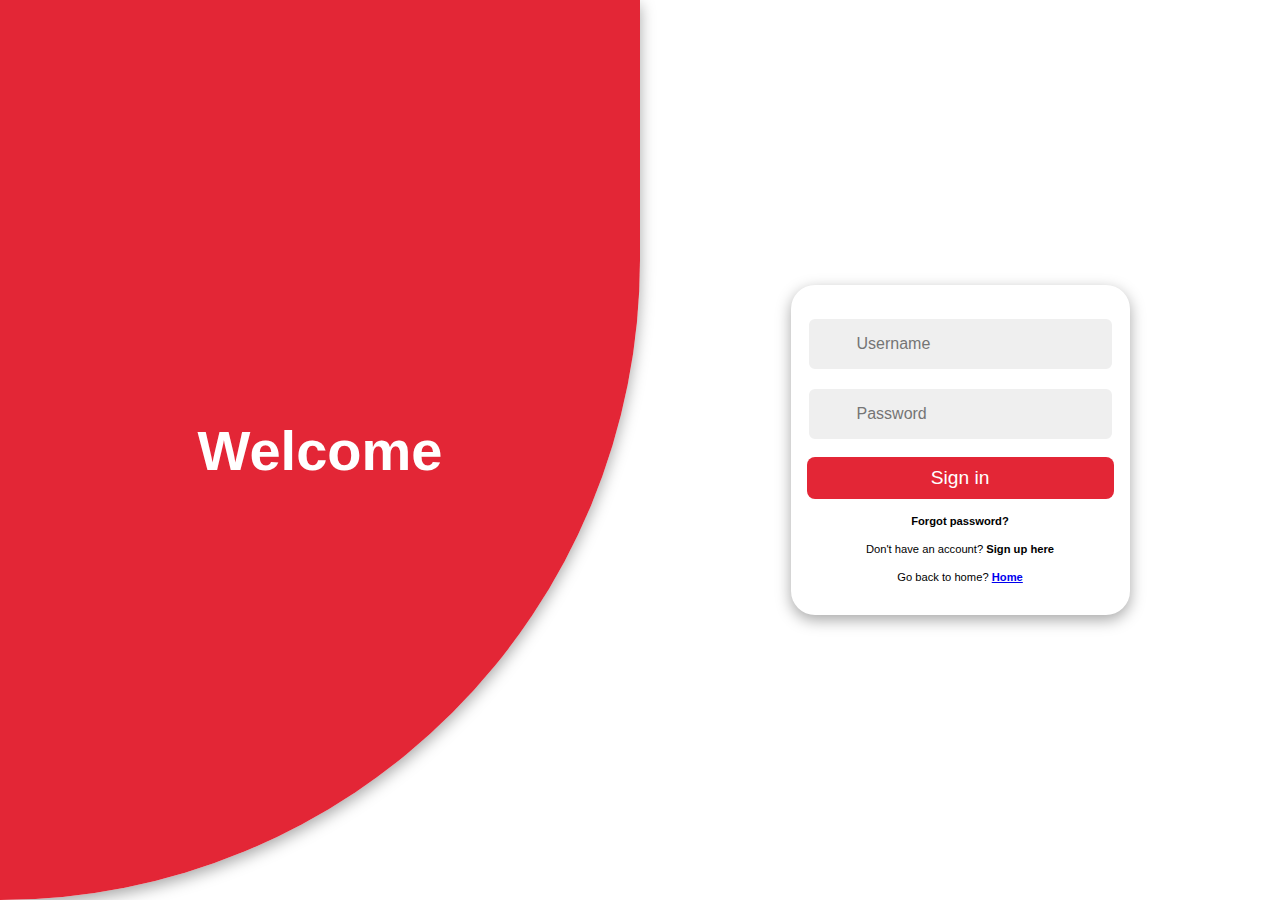
<file: login.html>
<html>
	<head>
		<title>Melodi</title>
	</head>
	<body>
		<div id="container" class="container">
		<!-- FORM SECTION -->
		<div class="row">
			<!-- SIGN UP -->
			<div class="col align-items-center flex-col sign-up">
				<div class="form-wrapper align-items-center">
					<form id="signUp" action="signUp.php" method="post" enctype="multipart/form-data">
			
					<div class="form sign-up">
						<div class="input-group">
							<i class='bx bxs-user'></i>
							<input type="text" id="uname" name="uname" class="uname" placeholder="Username">
						</div>
						<div class="input-group">
							<i class='bx bx-mail-send'></i>
							<input type="email" id="email" name="email" class="email" placeholder="Email">
						</div>
						<div class="input-group">
							<i class='bx bxs-lock-alt'></i>
							<input type="password" id="password" name="password" class="password" placeholder="Password">
						</div>
						<div class="input-group">
							<i class='bx bxs-lock-alt'></i>
							<input type="password" id="cpassword" name="cpassword" class="cpassword" placeholder="Confirm password">
						</div>
						<button>
							Sign up
						</button>
						<p>
							<span>
								Already have an account?
							</span>
							<b onclick="toggle()" class="pointer">
								Sign in here
							</b>
						</p>
					</div>
					</form>
				</div>
								
			</div>
			
			<!-- END SIGN UP -->
			<!-- SIGN IN -->
			<div class="col align-items-center flex-col sign-in">
				<div class="form-wrapper align-items-center">
					<form id="signUp" action="login.php" method="post" enctype="multipart/form-data">
			
					<div class="form sign-in">
						<div class="input-group">
							<i class='bx bxs-user'></i>
							<input type="text" name="uname" placeholder="Username">
						</div>
						<div class="input-group">
							<i class='bx bxs-lock-alt'></i>
							<input type="password" name="password" placeholder="Password">
						</div>
						<button>
							Sign in
						</button>
						<p>
							<b>
								Forgot password?
							</b>
						</p>
						<p>
							<span>
								Don't have an account?
							</span>
							<b onclick="toggle()" class="pointer">
								Sign up here
							</b>
						</p>
						<p>
							<span>
								Go back to home?
							</span>
							<b> <a href="index.html" class="pointer" />
								Home
							</b>
						</p>
					</div>
					</form>
				</div>
				<div class="form-wrapper">
		
				</div>
			</div>
			<!-- END SIGN IN -->
		</div>
		<!-- END FORM SECTION -->
		<!-- CONTENT SECTION -->
		<div class="row content-row">
			<!-- SIGN IN CONTENT -->
			<div class="col align-items-center flex-col">
				<div class="text sign-in">
					<h2>
						Welcome
					</h2>
	
				</div>
				<div class="img sign-in">
		
				</div>
			</div>
			<!-- END SIGN IN CONTENT -->
			<!-- SIGN UP CONTENT -->
			<div class="col align-items-center flex-col">
				<div class="img sign-up">
				
				</div>
				<div class="text sign-up">
					<h2>
						Join with us
					</h2>
	
				</div>
			</div>
			<!-- END SIGN UP CONTENT -->
		</div>
		<!-- END CONTENT SECTION -->
		</div>
	</body>
	<style>
		:root {
    --primary-color: #e32636;
    --secondary-color: #e32636;
    --black: #000000;
    --white: #ffffff;
    --gray: #efefef;
    --gray-2: #757575;

    --facebook-color: #4267B2;
    --google-color: #DB4437;
    --twitter-color: #1DA1F2;
    --insta-color: #E1306C;
}

@import url('https://fonts.googleapis.com/css2?family=Poppins:wght@200;300;400;500;600&display=swap');

* {
    font-family: 'Poppins', sans-serif;
    margin: 0;
    padding: 0;
    box-sizing: border-box;
}

html,
body {
    height: 100vh;
    overflow: hidden;
}

.container {
    position: relative;
    min-height: 100vh;
    overflow: hidden;
}

.row {
    display: flex;
    flex-wrap: wrap;
    height: 100vh;
}

.col {
    width: 50%;
}

.align-items-center {
    display: flex;
    align-items: center;
    justify-content: center;
    text-align: center;
}

.form-wrapper {
    width: 100%;
    max-width: 28rem;
}

.form {
    padding: 1rem;
    background-color: var(--white);
    border-radius: 1.5rem;
    width: 100%;
    box-shadow: rgba(0, 0, 0, 0.35) 0px 5px 15px;
    transform: scale(0);
    transition: .5s ease-in-out;
    transition-delay: 1s;
}

.input-group {
    position: relative;
    width: 100%;
    margin: 1rem 0;
}

.input-group i {
    position: absolute;
    top: 50%;
    left: 1rem;
    transform: translateY(-50%);
    font-size: 1.4rem;
    color: var(--gray-2);
}

.input-group input {
    width: 100%;
    padding: 1rem 3rem;
    font-size: 1rem;
    background-color: var(--gray);
    border-radius: .5rem;
    border: 0.125rem solid var(--white);
    outline: none;
}

.input-group input:focus {
    border: 0.125rem solid var(--primary-color);
}

.form button {
    cursor: pointer;
    width: 100%;
    padding: .6rem 0;
    border-radius: .5rem;
    border: none;
    background-color: var(--primary-color);
    color: var(--white);
    font-size: 1.2rem;
    outline: none;
}

.form p {
    margin: 1rem 0;
    font-size: .7rem;
}

.flex-col {
    flex-direction: column;
}

.social-list {
    margin: 2rem 0;
    padding: 1rem;
    border-radius: 1.5rem;
    width: 100%;
    box-shadow: rgba(0, 0, 0, 0.35) 0px 5px 15px;
    transform: scale(0);
    transition: .5s ease-in-out;
    transition-delay: 1.2s;
}

.social-list>div {
    color: var(--white);
    margin: 0 .5rem;
    padding: .7rem;
    cursor: pointer;
    border-radius: .5rem;
    cursor: pointer;
    transform: scale(0);
    transition: .5s ease-in-out;
}

.social-list>div:nth-child(1) {
    transition-delay: 1.4s;
}

.social-list>div:nth-child(2) {
    transition-delay: 1.6s;
}

.social-list>div:nth-child(3) {
    transition-delay: 1.8s;
}

.social-list>div:nth-child(4) {
    transition-delay: 2s;
}

.social-list>div>i {
    font-size: 1.5rem;
    transition: .4s ease-in-out;
}

.social-list>div:hover i {
    transform: scale(1.5);
}

.facebook-bg {
    background-color: var(--facebook-color);
}

.google-bg {
    background-color: var(--google-color);
}

.twitter-bg {
    background-color: var(--twitter-color);
}

.insta-bg {
    background-color: var(--insta-color);
}

.pointer {
    cursor: pointer;
}

.container.sign-in .form.sign-in,
.container.sign-in .social-list.sign-in,
.container.sign-in .social-list.sign-in>div,
.container.sign-up .form.sign-up,
.container.sign-up .social-list.sign-up,
.container.sign-up .social-list.sign-up>div {
    transform: scale(1);
}

.content-row {
    position: absolute;
    top: 0;
    left: 0;
    pointer-events: none;
    z-index: 6;
    width: 100%;
}

.text {
    margin: 4rem;
    color: var(--white);
}

.text h2 {
    font-size: 3.5rem;
    font-weight: 800;
    margin: 2rem 0;
    transition: 1s ease-in-out;
}

.text p {
    font-weight: 600;
    transition: 1s ease-in-out;
    transition-delay: .2s;
}

.img img {
    width: 30vw;
    transition: 1s ease-in-out;
    transition-delay: .4s;
}

.text.sign-in h2,
.text.sign-in p,
.img.sign-in img {
    transform: translateX(-250%);
}

.text.sign-up h2,
.text.sign-up p,
.img.sign-up img {
    transform: translateX(250%);
}

.container.sign-in .text.sign-in h2,
.container.sign-in .text.sign-in p,
.container.sign-in .img.sign-in img,
.container.sign-up .text.sign-up h2,
.container.sign-up .text.sign-up p,
.container.sign-up .img.sign-up img {
    transform: translateX(0);
}

/* BACKGROUND */

.container::before {
    content: "";
    position: absolute;
    top: 0;
    right: 0;
    height: 100vh;
    width: 300vw;
    transform: translate(35%, 0);
    background-image: linear-gradient(-45deg, var(--primary-color) 0%, var(--secondary-color) 100%);
    transition: 1s ease-in-out;
    z-index: 6;
    box-shadow: rgba(0, 0, 0, 0.35) 0px 5px 15px;
    border-bottom-right-radius: max(50vw, 50vh);
    border-top-left-radius: max(50vw, 50vh);
}

.container.sign-in::before {
    transform: translate(0, 0);
    right: 50%;
}

.container.sign-up::before {
    transform: translate(100%, 0);
    right: 50%;
}

/* RESPONSIVE */

@media only screen and (max-width: 425px) {

    .container::before,
    .container.sign-in::before,
    .container.sign-up::before {
        height: 100vh;
        border-bottom-right-radius: 0;
        border-top-left-radius: 0;
        z-index: 0;
        transform: none;
        right: 0;
    }

    /* .container.sign-in .col.sign-up {
        transform: translateY(100%);
    } */

    .container.sign-in .col.sign-in,
    .container.sign-up .col.sign-up {
        transform: translateY(0);
    }

    .content-row {
        align-items: flex-start !important;
    }

    .content-row .col {
        transform: translateY(0);
        background-color: unset;
    }

    .col {
        width: 100%;
        position: absolute;
        padding: 2rem;
        background-color: var(--white);
        border-top-left-radius: 2rem;
        border-top-right-radius: 2rem;
        transform: translateY(100%);
        transition: 1s ease-in-out;
    }

    .row {
        align-items: flex-end;
        justify-content: flex-end;
    }

    .form,
    .social-list {
        box-shadow: none;
        margin: 0;
        padding: 0;
    }

    .text {
        margin: 0;
    }

    .text p {
        display: none;
    }

    .text h2 {
        margin: .5rem;
        font-size: 2rem;
    }
}
	</style>
	<script>
		let container = document.getElementById('container')

toggle = () => {
	container.classList.toggle('sign-in')
	container.classList.toggle('sign-up')
}

setTimeout(() => {
	container.classList.add('sign-in')
}, 200)
	</script>
</html>
</file>
